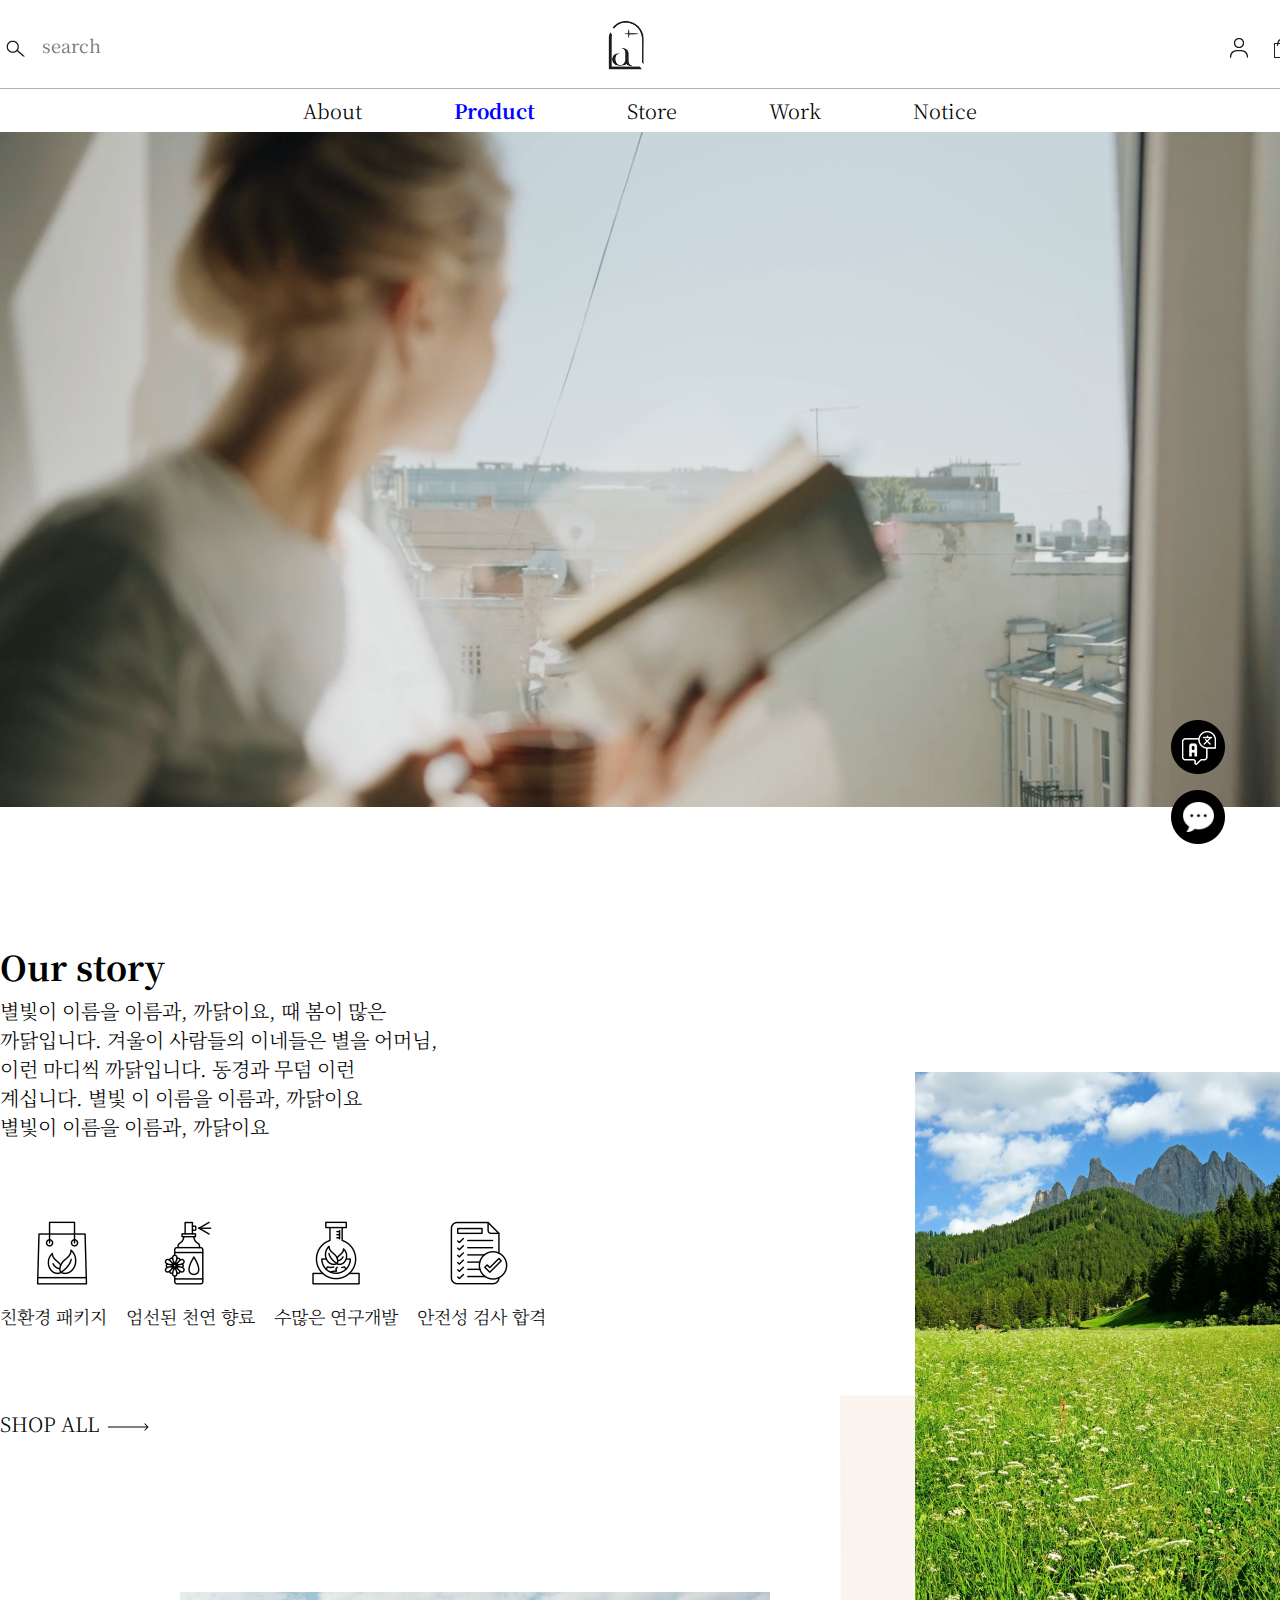
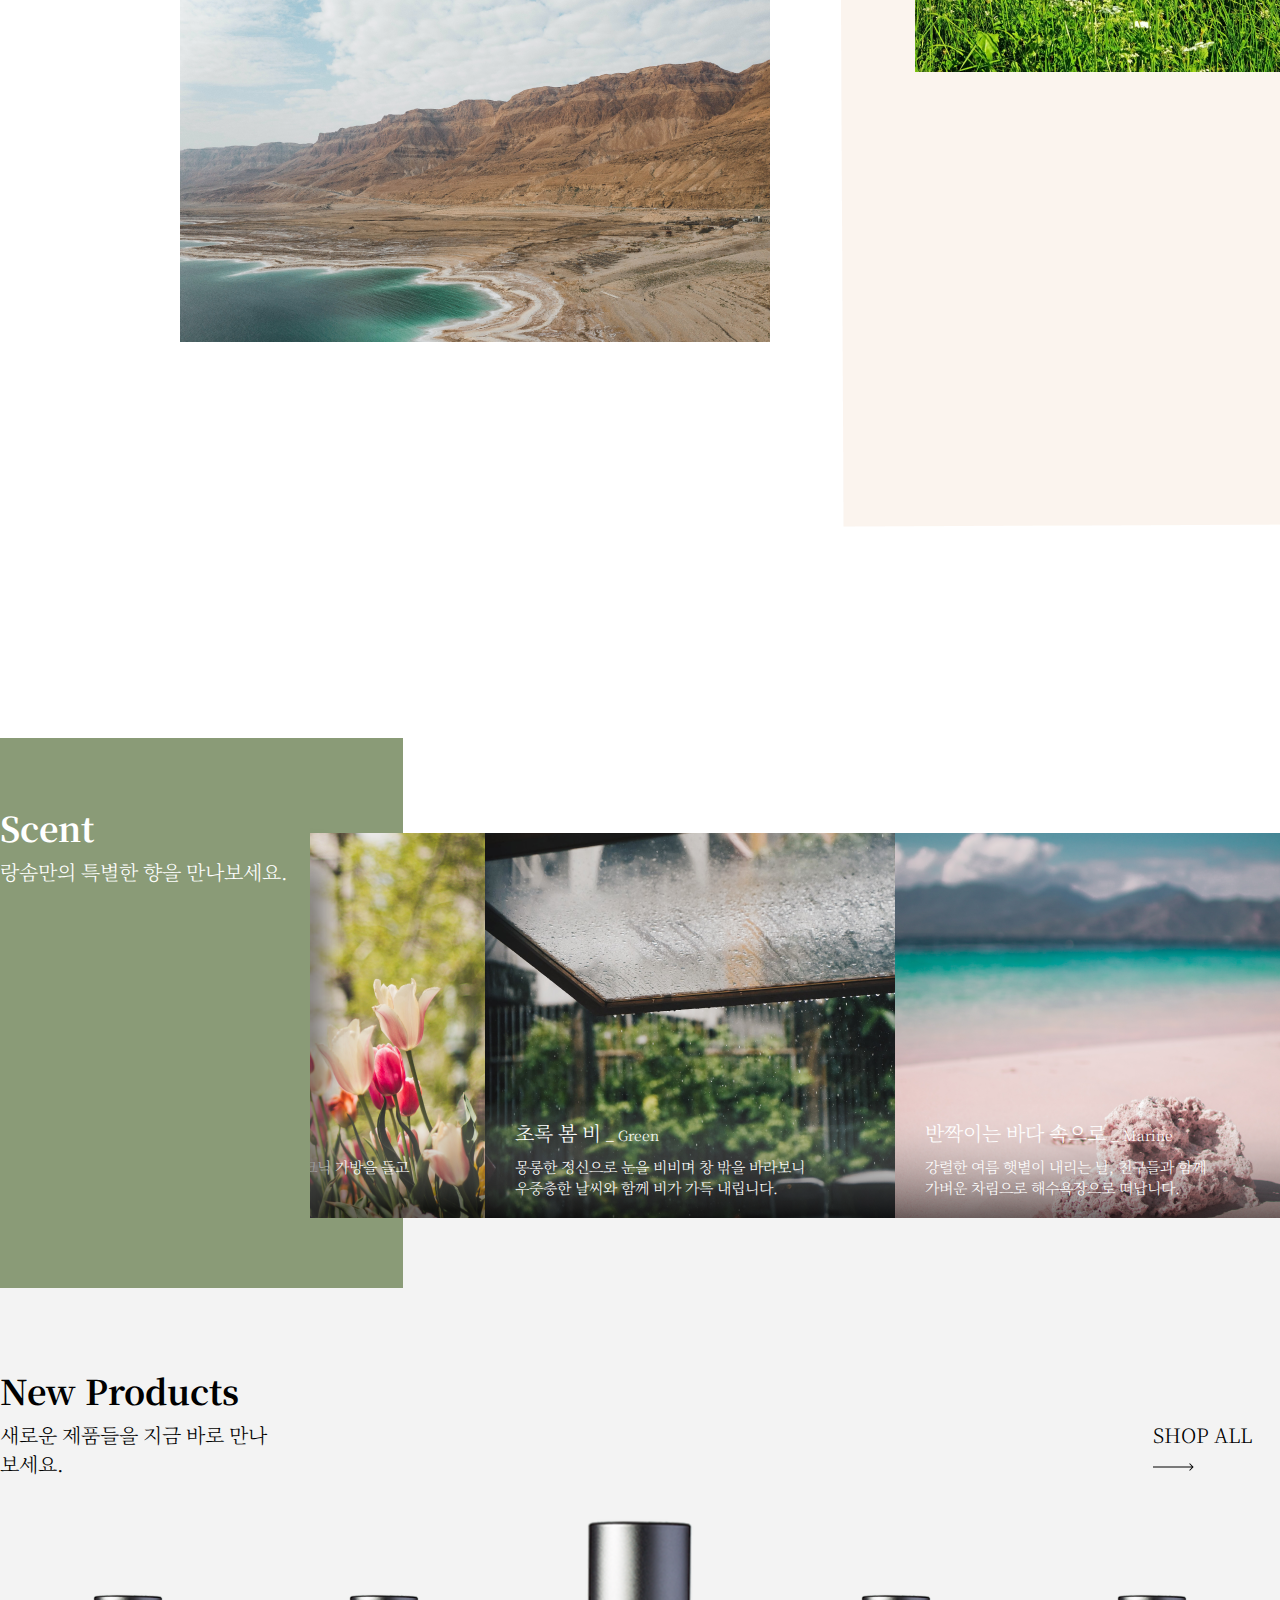
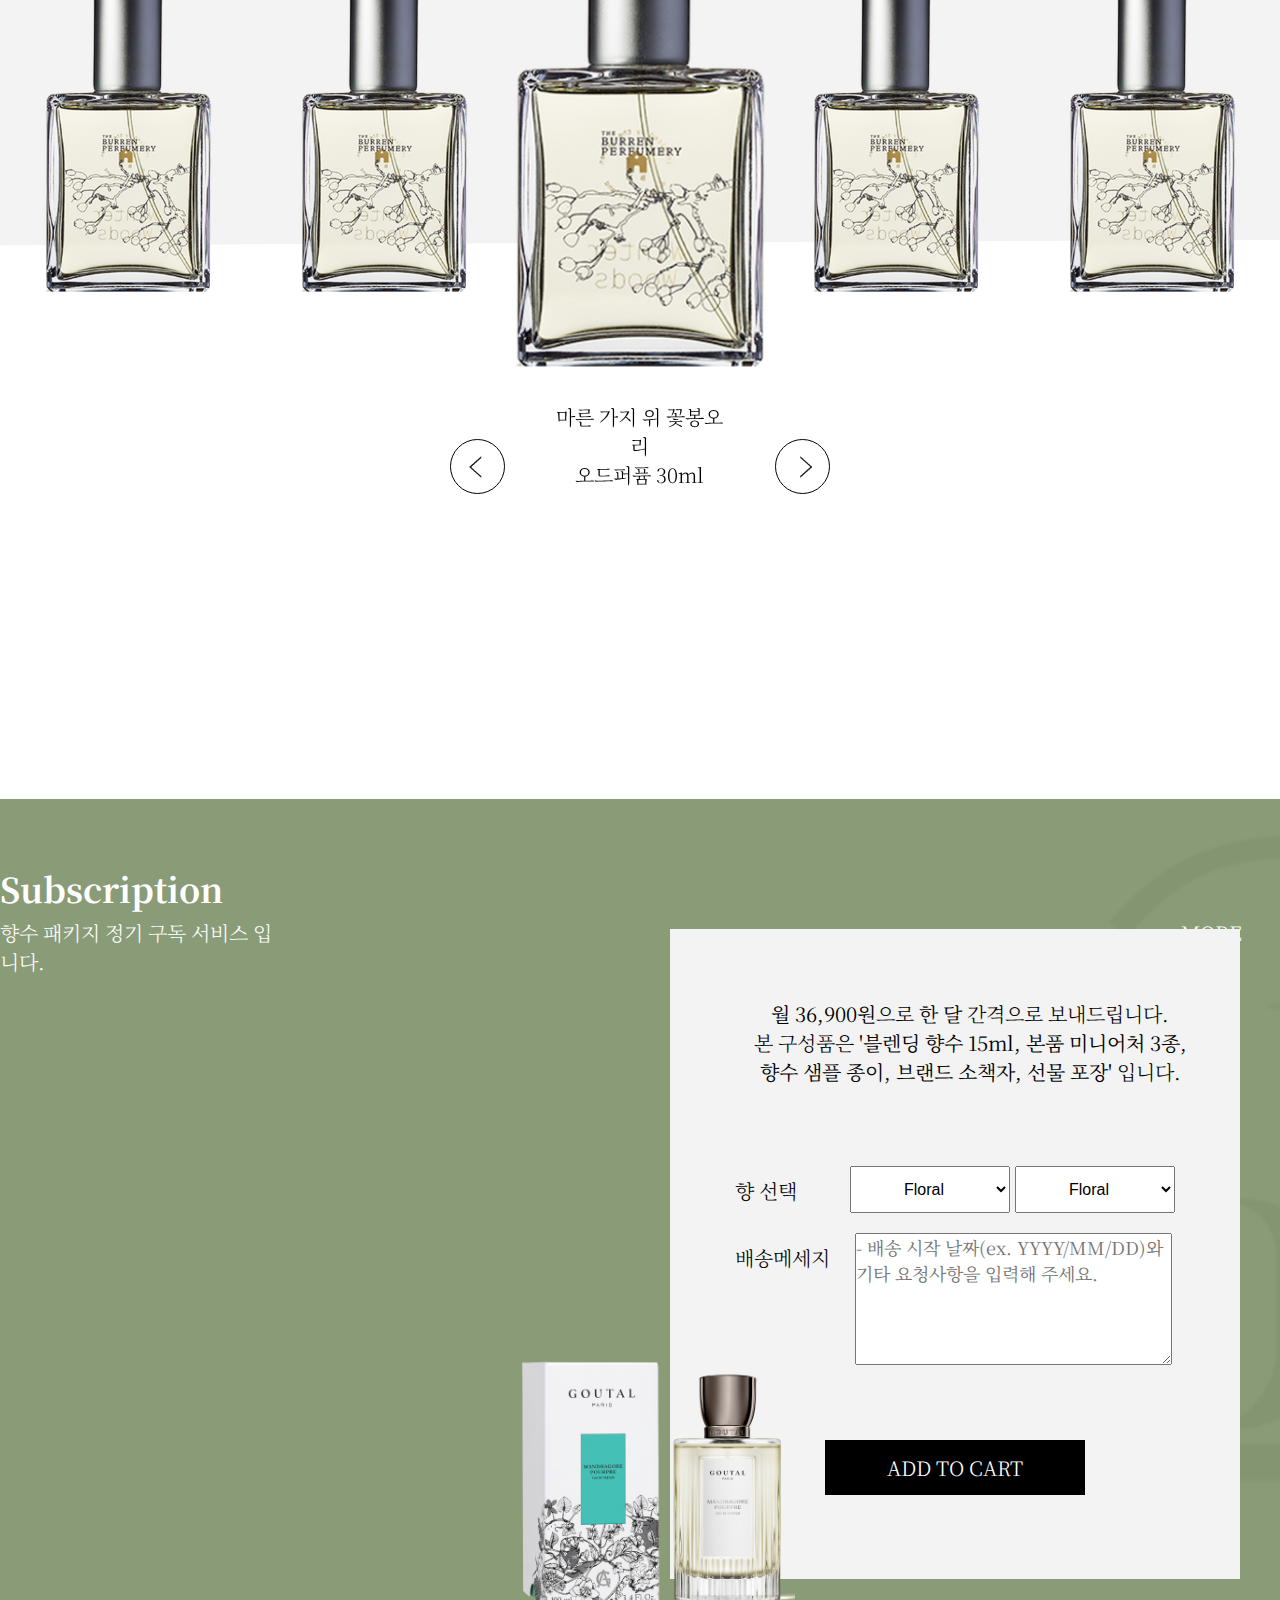
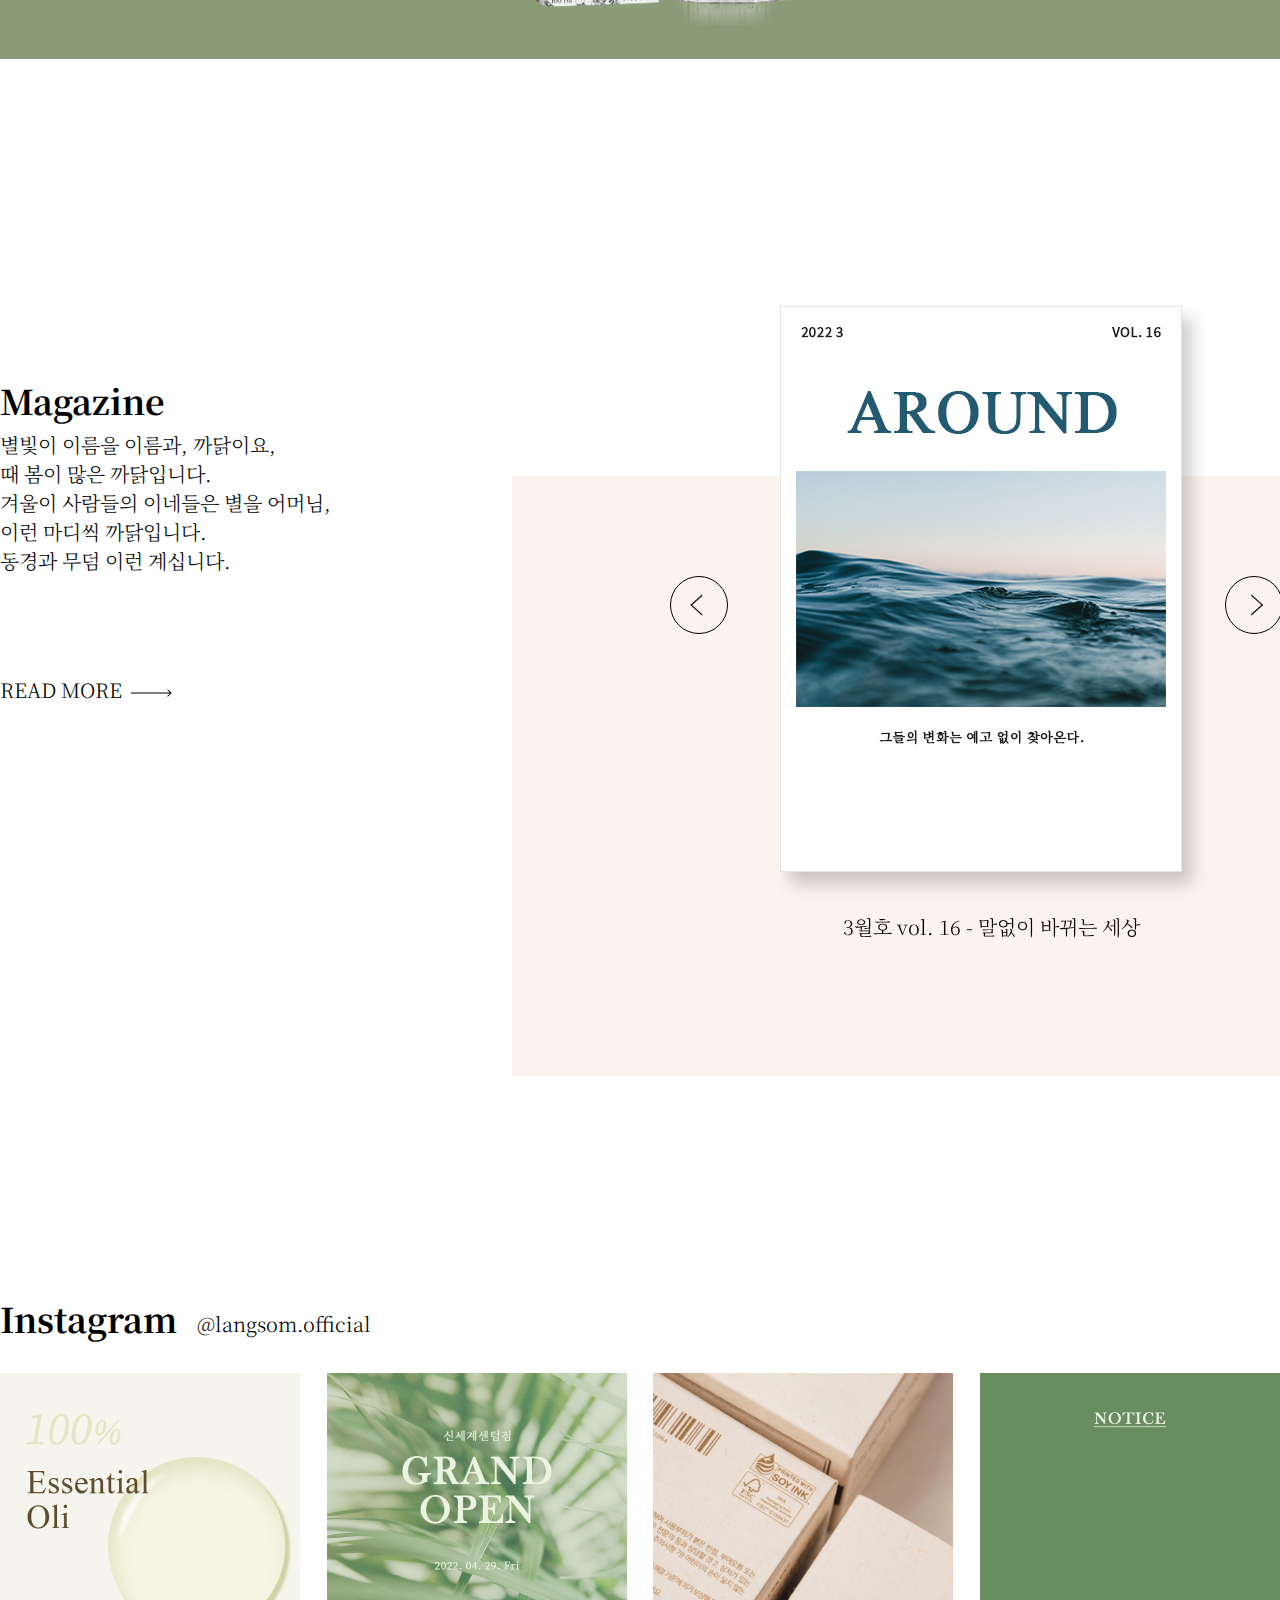
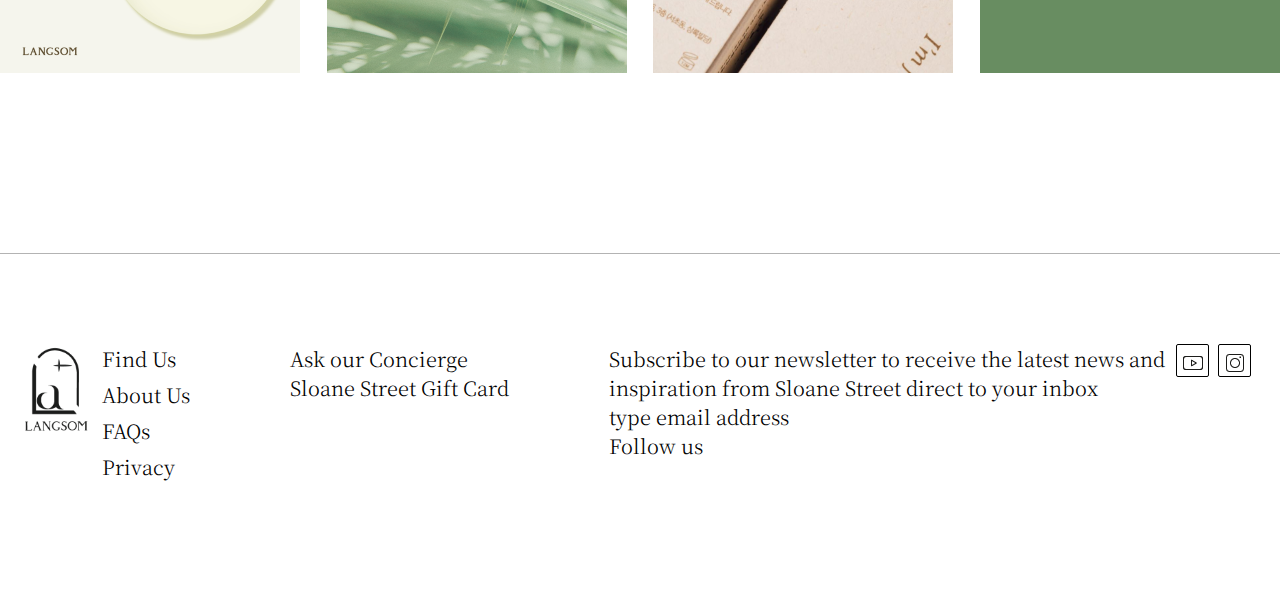
<file: index.html>
<!doctype html>
<html>
  <head>
    <meta charset="utf-8">
    <meta http-equiv="X-UA-Compatible" content="IE=Edge"> <!-- 엣지의 성격을 빼주는, 잘돌아가게끔 -->
    <meta name="viewport" content="width=device-width, initial-scale=1.0, maximum-scale=2.0, minimum-scale=0.5, user-scalable=yes" />
    <!-- 모바일: 글씨가 같이 줄어드는 것을 막기 위함, 해상도를 떨어트림 -->
    <title>김수정- langsom</title>
      <!--[if lt IE 9]>
          <script src="js/html5.js"></script> 하위 버전에서도 작동 되게끔.
      <![endif]-->
    <link rel="stylesheet" type="text/css" href="./css/slick.css">
    <link href="css/common.css" rel="stylesheet" type="text/css">
    <link href="css/style.css" rel="stylesheet" type="text/css">
    
    <script src="./js/jquery-3.1.1.min.js" type="text/javascript"></script>
    <script src="./js/jquery-migrate-3.0.0.js"></script>
    <script type="text/javascript" src="./js/scroller_roll.js"></script>
    <script src="./js/slick.js" type="text/javascript" charset="utf-8"></script>
    <script src="./js/main.js"></script>
  </head>

  <body>
    <div id="wrap">
    <!-- +++++++++++++++++++++++++++++++++ 헤더 +++++++++++++++++++++++++++++++++ -->
      <header id="header">
        <div class="inner">

          <div class="quick_btn">
            <p class="btn1">
              <a href="#"><img src="./images/icon2.png" alt="언어선택:영어" width="55px"></a>
            </p>

            <p class="btn2">
              <a href="#"><img src="./images/icon1.png" alt="상담채팅" width="55px"></a>
            </p>
          </div>

          <div class="hd_top">

            <div class="top_icon1">
            <p class="icon_01">
              <p class="sh_icon"><img src="./images/icon_01.png" alt="검색아이콘"></p>
              <input class="sh_text" type="text" width="300px" placeholder="search">
            </p>
            </div>

            <h2 class="logo1">
              <a href="./index.html">
                <p><img src="./images/logo1.png" alt="랑솜심볼" width="45px"></p>
              </a>
            </h2>

            <div class="top_icon2">
              <p class="iccon_02">
                <a href="#">
                  <img src="./images/icon_02.png" alt="로그인아이콘">
                </a>
              </p>
              <p class="iccon_03">
                <a href="#">
                  <img src="./images/icon_03.png" alt="장바구니아이콘">
                </a>
              </p>
            </div>

          </div>

          <div class="hd_under">
            <p><a href="#">About</a></p>

            <ul class="product">
              <li>
                <a href="#" class="blue">Product</a>

                <ul class="product_all">
                  <li><a href="#">new</a></li>
                  <li><a href="#">sent</a></li>
                  <li><a href="./sub.html" class="blue">perfume</a></li>
                  <li><a href="#">body&hair</a></li>
                  <li><a href="#">candle&home</a></li>
                  <li><a href="#">present</a></li>
                  <li><a href="#">subscription</a></li>
                </ul>
              </li>
            </ul>

            <p><a href="#">Store</a></p>
            <p><a href="#">Work</a></p>
            <p><a href="#">Notice</a></p>
          </div>
        </div>
      </header>

    <!-- +++++++++++++++++++++++++++++++++ 메인슬라이드 +++++++++++++++++++++++++++++++++ -->
      <section id="slide">
        <video autoplay loop muted preload="auto">
          <source src="./images/mainslide.mp4" type="video/mp4">
        </video>
      </section>

    <!-- +++++++++++++++++++++++++++++++++ 섹션1- 브랜드이야기 +++++++++++++++++++++++++++++++++ -->
      <section id="sec1">
        <div class="inner">
          <div class="sec1txt_all">

            <h2 class="ourstory">Our story</h2>

            <p class="story_txt">별빛이 이름을 이름과, 까닭이요, 때 봄이 많은<br>
              까닭입니다. 겨울이 사람들의 이네들은 별을 어머님,<br> 
              이런 마디씩 까닭입니다. 동경과 무덤 이런<br>
              계십니다. 별빛 이 이름을 이름과, 까닭이요<br>
              별빛이 이름을 이름과, 까닭이요
            </p>

            <div class="story_icon">
              <ul>
                <li class="icon_img1">
                  <p class="iconimg"><img src="./images/iconn_img1.png" alt="친환경패키지그림"></p>
                  <p class="fontsize">친환경 패키지</p>
                </li>

                <li class="icon_img2">
                  <p class="iconimg"><img src="./images/iconn_img2.png" alt="천연향료그림"></p>
                  <p class="fontsize">엄선된 천연 향료</p>
                </li>

                <li class="icon_img3">
                  <p class="iconimg"><img src="./images/iconn_img3.png" alt="연구개발그림"></p>
                  <p class="fontsize">수많은 연구개발</p>
                </li>
              
                <li class="icon_img4">
                  <p class="iconimg"><img src="./images/iconn_img4.png" alt="안전성검사합격그림"></p>
                  <p class="fontsize">안전성 검사 합격</p>
                </li>
              <ul>
            </div>

            <div class="more_bt">
              <p class="iconimg_all">
                <a href="#">
                  <span class="morebt">SHOP ALL</span><img src="./images/icon_04.png" alt="더보기화살표">
                </a>
              <p>
            </div>
          </div>

          <div class="sec1img_all">
            <p class="img_01"><img src="./images/colorbox1.png" alt="베이지박스이미지"></p>
            <p class="img_02"><img src="./images/sec1_img1.png" alt="들판이미지"></p>
            <p class="img_03"><img src="./images/sec1_img2.png" alt="암석이미지"></p>
          </div>
        </div>
      </section>

    <!-- +++++++++++++++++++++++++++++++++ 섹션2- 향소개 +++++++++++++++++++++++++++++++++ -->
      <section id="sec2">
        <div class="inner">
          <div class="sec2_bg">
            <p class="img_06"><img src="./images/colorbox3.png" alt="회색박스이미지"></p>
          </div>

          <div class="sec2_scentbox">
            
            <p class="img_04"><img src="./images/colorbox2.png" alt="카키박스이미지"></p>
            
            <div class="txt_all">
              <h2 class="scent">Scent</h2>
              <p class="scent_txt">
                랑솜만의 특별한 향을 만나보세요.
                <!-- 어떤 것들을 모티브로 해서<br>
                향들을 제작했다는 그러한<br>
                내용들 어떤 것들을 모티브로<br>
                해서 향들을 제작했다는</p> -->
            </div>
          </div>

         <div class="img_all">
          <div id="scroller_roll1" class="scroller_roll">
            <ul class="sec2_img">
                <li>
                  <p><img src="./images/sec2_img1.png" alt="플로럴향소개이미지"/></p>

                  <div class="floraltxt_all">
                    <p class="txt1">밀려오는 봄 햇살 <span class="txt2">_ Floral</span></p>
                    <p>
                      봄을 맞이하여 가족들과 함께 피크닉 가방을 들고<br>
                      가까운 공원으로 함께 갑니다.
                    </p>
                  </div>
                </li>

                <li>
                  <p><img src="./images/sec2_img2.png" alt="그린향소개이미지"/></p>

                  <div class="floraltxt_all">
                    <p class="txt1">초록 봄 비 <span class="txt2">_ Green</span></p>
                    <p>
                      몽롱한 정신으로 눈을 비비며 창 밖을 바라보니<br>
                      우중충한 날씨와 함께 비가 가득 내립니다.
                    </p>
                  </div>
                </li>

                <li>
                  <p><img src="./images/sec2_img3.png" alt="마린향소개이미지"/></p>

                  <div class="floraltxt_all">
                    <p class="txt1">반짝이는 바다 속으로 <span class="txt2">_ Marine</span></p>
                    <p>
                      강렬한 여름 햇볕이 내리는 날, 친구들과 함께<br>
                      가벼운 차림으로 해수욕장으로 떠납니다.
                    </p>
                  </div>
                </li>

                <li>
                  <img src="./images/sec2_img4.png" alt="우디향소개이미지"/>

                  <div class="floraltxt_all">
                    <p class="txt1">어스름한 저녁 노을<span class="txt2">_ Woody</span></p>
                    <p>
                      피곤한 몸을 이끌며 집으로 가는 길,<br>
                      붉은 석양이 내 몸을 감싸주는 기분이 듭니다.
                    </p>
                  </div>
                </li>
            </ul>
          </div>
         </div>
        </div>
      </section>

    <!-- +++++++++++++++++++++++++++++++++ 섹션3- 제품슬라이드 +++++++++++++++++++++++++++++++++ -->
      <section id="sec3">
        <div class="inner">
          <div class="sec3txt_all">
            <h2 class="newproducsts">New Products</h2>
            
            <div class="txt_under">
              <p class="sec3_margin">새로운 제품들을 지금 바로 만나보세요.</p>
              <p class="iconimg_all">
                <a href="#">
                  <span class="morebt">SHOP ALL</span><img src="./images/icon_04.png" alt="더보기화살표">
                </a>
              <p>
            </div>
          </div>

          <div class="sec3img_all">
            <div class="sec3_box1">
              <p>
                <a href="#">
                  <img src="./images/sec3_img1.png" alt="향수이미지">
                  <span>마른 가지 위 꽃봉오리<br>오드퍼퓸 30ml</span>
                </a>
              </p>
            </div>
  
            <div class="sec3_box1">
              <p>
                <a href="#">
                  <img src="./images/sec3_img1.png" alt="향수이미지">
                  <span>마른 가지 위 꽃봉오리<br>오드퍼퓸 30ml</span>
                </a>
              </p>
            </div>

            <div class="sec3_box1">
              <p>
                <a href="#">
                  <img src="./images/sec3_img1.png" alt="향수이미지">
                  <span>마른 가지 위 꽃봉오리<br>오드퍼퓸 30ml</span>
                </a>
              </p>
            </div>

            <div class="sec3_box1">
              <p>
                <a href="#">
                  <img src="./images/sec3_img1.png" alt="향수이미지">
                  <span>마른 가지 위 꽃봉오리<br>오드퍼퓸 30ml</span>
                </a>
              </p>
            </div>

            <div class="sec3_box1">
              <p>
                <a href="#">
                  <img src="./images/sec3_img1.png" alt="향수이미지">
                  <span>마른 가지 위 꽃봉오리<br>오드퍼퓸 30ml</span>
                </a>
              </p>
            </div>

            <div class="sec3_box1">
              <p>
                <a href="#">
                  <img src="./images/sec3_img1.png" alt="향수이미지">
                  <span>마른 가지 위 꽃봉오리<br>오드퍼퓸 30ml</span>
                </a>
              </p>
            </div>
          </div>
        </section>
      </div>

    <!-- +++++++++++++++++++++++++++++++++ 섹션4- 정기구독배너 +++++++++++++++++++++++++++++++++ -->
      <section id="sec4">
        <div class="inner">

          <div class="sec4_bg">
            <p class="sec4_img1"><img src="./images/colorbox4.png" alt="카키박스이미지"></p>
          </div>

          <div class="sec4txt_all">
            <h2 class="subscription">Subscription</h2>
            
            <div class="txt_under">
              <p class="subscription_txt">향수 패키지 정기 구독 서비스 입니다.</p>
              <p class="more_bt">
                <a href="#">
                  <span class="morebt">MORE</span><img src="./images/icon_04w.png" alt="더보기화살표">
                </a>
              <p>
            </div>
          </div>

          <form>
          <div class="option_all">
            <div class="colorbox5">
              <p class="option_txt">
                <span class="blod">월 36,900원</span>으로 <span class="blod">한 달</span> 간격으로 보내드립니다.<br>
                본 구성품은 <span class="blod">'블렌딩 향수 15ml, 본품 미니어처 3종,<br>
                향수 샘플 종이, 브랜드 소책자, 선물 포장'</span> 입니다.<br>
              </p>

              <div class="option">
                <div class="option1">
                  <p class="op1_txt">향 선택</p>

                  <select class="op1_select op1_select2">
                    <option>Floral</option>
                    <option>Green</option>
                    <option>Marine</option>
                    <option>Woody</option>
                    <option>Musk</option>
                    <option>Citrus</option>
                    <option>Aromatic</option>
                  </select>

                  <select class="op1_select">
                    <option>Floral</option>
                    <option>Green</option>
                    <option>Marine</option>
                    <option>Woody</option>
                    <option>Musk</option>
                    <option>Citrus</option>
                    <option>Aromatic</option>
                  </select>
                </div>

                <div class="option2">
                  <p class="op2_txt">배송메세지</p>

                  <textarea cols="30" rows="5" placeholder="- 배송 시작 날짜(ex. YYYY/MM/DD)와 기타 요청사항을 입력해 주세요."></textarea>
                </div>
              </div>

              <div class="option_bt">
                <a href="#">
                  <p class="addtocart">ADD TO CART</p>
                </a>
              </div>

            </div>
          </div>
          </form>
          

          <div class="option_img">
            <p>
              <img src="./images/sec4_img1.png" alt="향수패키지이미지" width="273px">
            </p>
          </div>
        </div>
      </section>
    <!-- +++++++++++++++++++++++++++++++++ 섹션5- 매거진 +++++++++++++++++++++++++++++++++ -->
      <section id="sec5">
        <div class="inner">

          <div class="sec5txt_all">
            <h2 class="magazine">Magazine</h2>

            <p class="magazine_txt">
              별빛이 이름을 이름과, 까닭이요,<br>
              때 봄이 많은 까닭입니다.<br>
              겨울이 사람들의 이네들은 별을 어머님,<br>
              이런 마디씩 까닭입니다.<br>
              동경과 무덤 이런 계십니다. 
            </p>

            <div class="more_bt">
              <p class="iconimg_all">
                <a href="#">
                  <span class="morebt">READ MORE</span><img src="./images/icon_04.png" alt="더보기화살표">
                </a>
              <p>
            </div>
          </div>
          

          <div class="sec5_colorbox"></div>
          

          <div class="magazineimg_all">
            <div class="magazineimg_1">
              <a href="#">
                <p class="magazine_img"><img src="./images/sec5_img1.jpg" alt="5월호매거진이미지"></p>
                <p class="magazine_txt">3월호 vol. 16 - 말없이 바뀌는 세상</p>
              </a>
            </div>

            <div class="magazineimg_2">
              <a href="#">
                <p class="magazine_img"><img src="./images/sec5_img1.jpg" alt="5월호매거진이미지"></p>
                <p class="magazine_txt">4월호 vol. 17 - 말없이 바뀌는 세상</p>
              </a>
            </div>

            <div class="magazineimg_3">
              <a href="#">
                <p class="magazine_img"><img src="./images/sec5_img1.jpg" alt="5월호매거진이미지"></p>
                <p class="magazine_txt">5월호 vol. 18 - 말없이 바뀌는 세상</p>
              </a>
            </div>
          </div>


      </section>

    <!-- +++++++++++++++++++++++++++++++++ 섹션6- 인스타그램 +++++++++++++++++++++++++++++++++ -->
    <section id="sec6">
      <div class="inner">
        <div class="sec6txt_all">
          <h2 class="instagram">Instagram</h2>
          <p class="instagram_txt">@langsom.official</p>
        </div>
        
        <div class="sec6img_all">
          <p><a href="#"><img src="./images/sec6_img1.png" alt="인스타그램이미지"></a></p>
          <p><a href="#"><img src="./images/sec6_img2.png" alt="인스타그램이미지"></a></p>
          <p><a href="#"><img src="./images/sec6_img3.png" alt="인스타그램이미지"></a></p>
          <p><a href="#"><img src="./images/sec6_img4.png" alt="인스타그램이미지"></a></p>
        </div>
      </div>
    </section>
    <!-- +++++++++++++++++++++++++++++++++ 푸터 +++++++++++++++++++++++++++++++++ -->
      <footer id="footer">
        <div class="inner">
          <div class="ft_all">

            <div class="ft_logo">
              <p><img src="./images/logo2.png" alt="랑솜로고"></p>
            </div>

            <div class="fttxt_all">
              <div class="ft_txt1">
                <p><a href="#">Find Us</a></p>
                <p><a href="#">About Us</a></p>
                <p><a href="#">FAQs</a></p>
                <p><a href="#">Privacy</a></p>
              </div>

              <div class="ft_txt2">
                <p>Ask our Concierge<br>
                   Sloane Street Gift Card</p>
              </div>

              <div class="ft_txt3">
                <p>
                  Subscribe to our newsletter to receive the latest news and<br>
                  inspiration from Sloane Street direct to your inbox<br>
                  type email address<br>
                  Follow us
                </p>
              </div>
            </div>

            <div class="ft_snsicon">
              <p class="snsicon1">
                <a href="#">
                  <img src="./images/icon_06.png" alt="유튜브">
                </a>
              </p>

              <p class="snsicon1">
                <a href="#">
                <img src="./images/icon_07.png" alt="인스타그램">
                </a>
              </p>
            </div>

          </div>
        </div>
      </footer>
   </div>
  </body>
</html>
</file>
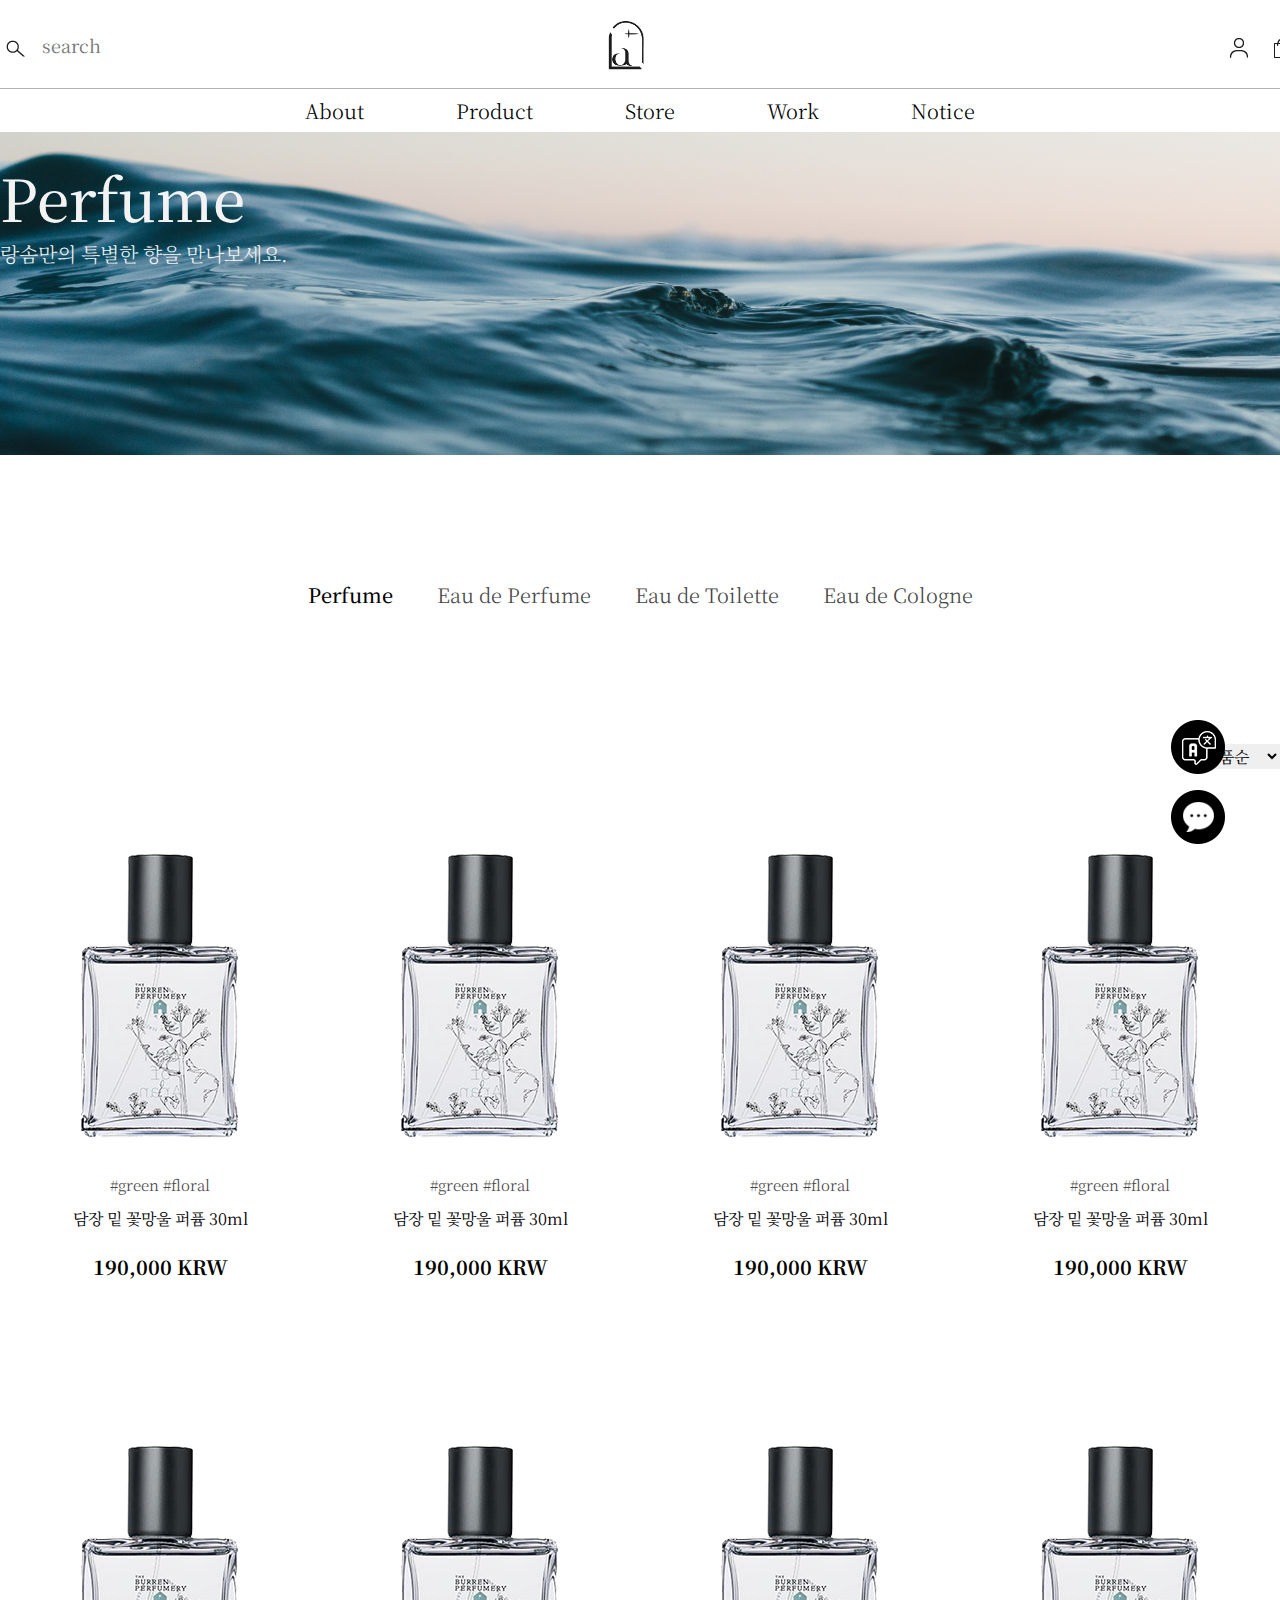
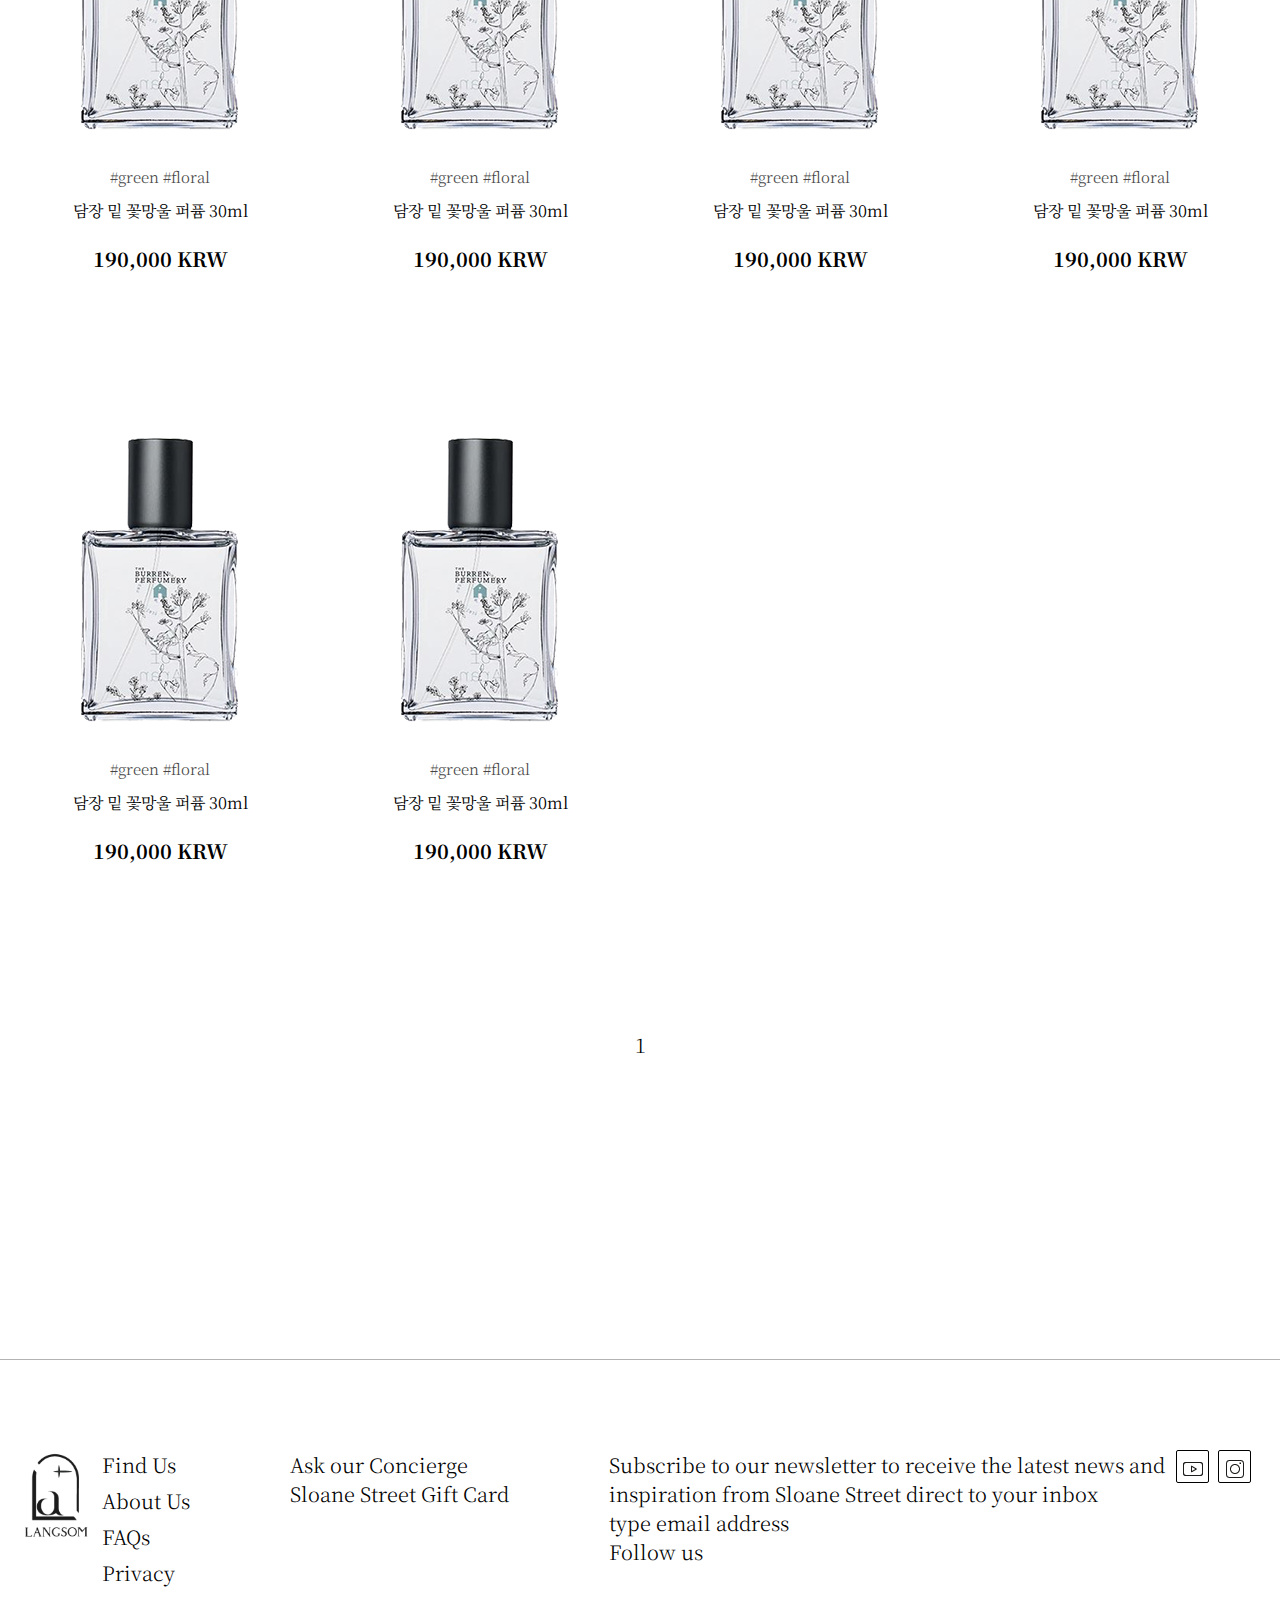
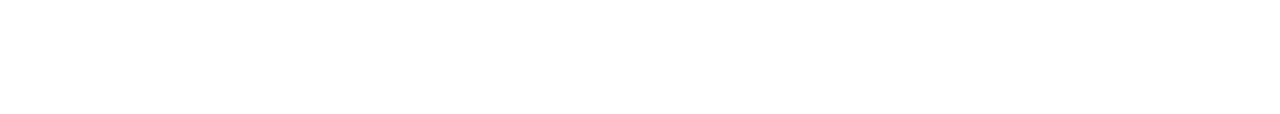
<file: sub.html>
<!doctype html>
<html>
  <head>
    <meta charset="utf-8">
    <meta http-equiv="X-UA-Compatible" content="IE=Edge"> <!-- 엣지의 성격을 빼주는, 잘돌아가게끔 -->
    <meta name="viewport" content="width=device-width, initial-scale=1.0, maximum-scale=2.0, minimum-scale=0.5, user-scalable=yes" />
    <!-- 모바일: 글씨가 같이 줄어드는 것을 막기 위함, 해상도를 떨어트림 -->
    <title>김수정- langsom</title>
      <!--[if lt IE 9]>
          <script src="js/html5.js"></script> 하위 버전에서도 작동 되게끔.
      <![endif]-->
    <link rel="stylesheet" type="text/css" href="./css/slick.css">
    <link href="css/common.css" rel="stylesheet" type="text/css">
    <link href="css/style_sub.css" rel="stylesheet" type="text/css">
    
    <script src="./js/jquery-3.1.1.min.js" type="text/javascript"></script>
    <script src="./js/jquery-migrate-3.0.0.js"></script>
    <script type="text/javascript" src="./js/scroller_roll.js"></script>
    <script src="./js/slick.js" type="text/javascript" charset="utf-8"></script>
    <script src="./js/sub.js" type="text/javascript" charset="utf-8"></script>
  </head>

  <body>
    <div id="wrap">
    <!-- +++++++++++++++++++++++++++++++++ 헤더 +++++++++++++++++++++++++++++++++ -->
      <header id="header">
        <div class="inner">

          <div class="quick_btn">
            <p class="btn1">
              <a href="#"><img src="./images/icon2.png" alt="언어선택:영어" width="55px"></a>
            </p>

            <p class="btn2">
              <a href="#"><img src="./images/icon1.png" alt="상담채팅" width="55px"></a>
            </p>
          </div>

          <div class="hd_top">

            <div class="top_icon1">
            <p class="icon_01">
              <p class="sh_icon"><img src="./images/icon_01.png" alt="검색아이콘"></p>
              <input class="sh_text" type="text" width="300px" placeholder="search">
            </p>
            </div>

            <h2 class="logo1">
              <a href="./index.html">
                <p><img src="./images/logo1.png" alt="랑솜심볼" width="45px"></p>
              </a>
            </h2>

            <div class="top_icon2">
              <p class="iccon_02">
                <a href="#">
                  <img src="./images/icon_02.png" alt="로그인아이콘">
                </a>
              </p>
              <p class="iccon_03">
                <a href="#">
                  <img src="./images/icon_03.png" alt="장바구니아이콘">
                </a>
              </p>
            </div>

          </div>

          <div class="hd_under">
            <p><a href="#">About</a></p>

            <ul class="product">
              <li>
                <a href="#">Product</a>

                <ul class="product_all">
                  <li><a href="#">new</a></li>
                  <li><a href="#">sent</a></li>
                  <li><a href="#">perfume</a></li>
                  <li><a href="#">body&hair</a></li>
                  <li><a href="#">candle&home</a></li>
                  <li><a href="#">present</a></li>
                  <li><a href="#">subscription</a></li>
                </ul>
              </li>
            </ul>

            <p><a href="#">Store</a></p>
            <p><a href="#">Work</a></p>
            <p><a href="#">Notice</a></p>
          </div>
        </div>
      </header>
<!-- +++++++++++++++++++++++++++++++++ 서브헤더 +++++++++++++++++++++++++++++++++ -->
      <section id="subheader">
        <p class="sub_img"><img src="./images_sub/subimg.png" alt="서브헤더이미지"></p>
        
        <div class="inner">
            <div class="subimg_all">
                <p class="txt1">Perfume</p>
                <p class="txt2">랑솜만의 특별한 향을 만나보세요.</p>
            </div>
        </div>
      </section>

<!-- +++++++++++++++++++++++++++++++++ 탭네비 +++++++++++++++++++++++++++++++++ -->
      <section id="tabnav">
        <div class="inner">

          <div class="tabSet">
            <ul class="tabs">
              <li><a href="#" phref="#panel1-1" class="on">Perfume</a></li>
              <li><a href="#" phref="#panel1-2">Eau de Perfume</a></li>
              <li><a href="#" phref="#panel1-3">Eau de Toilette</a></li>
              <li><a href="#" phref="#panel1-4">Eau de Cologne</a></li>
            </ul>

            <div class="option">
              <select style="font-family: 'Noto Serif KR';">
                <option>신상품순</option>
                <option>인기순</option>
                <option>낮은가격순</option>
                <option>높은가격순</option>
              </select>
            </div>

            <div class="panels">
              <div class="panel" id="panel1-1">
                <div class="box">
                  <div class="panel_1">
                    <a href="#">
                      <img src="./images_sub/tab_img.png" alt="담장 밑 꽃망울 퍼퓸이미지">
                    </a>

                    <div class="paneltxt">
                      <p class="paneltxt_1">#green  #floral</p>
                      <a href="#"><p class="paneltxt_2">담장 밑 꽃망울 퍼퓸 30ml</p></a>
                      <p class="paneltxt_3">190,000 KRW</p>
                    </div>
                  </div>

                  <div class="panel_2">
                    <a href="#">
                      <img src="./images_sub/tab_img.png" alt="담장 밑 꽃망울 퍼퓸이미지">
                    </a>

                    <div class="paneltxt">
                      <p class="paneltxt_1">#green  #floral</p>
                      <a href="#"><p class="paneltxt_2">담장 밑 꽃망울 퍼퓸 30ml</p></a>
                      <p class="paneltxt_3">190,000 KRW</p>
                    </div>
                  </div>

                  <div class="panel_3">
                    <a href="#">
                      <img src="./images_sub/tab_img.png" alt="담장 밑 꽃망울 퍼퓸이미지">
                    </a>

                    <div class="paneltxt">
                      <p class="paneltxt_1">#green  #floral</p>
                      <a href="#"><p class="paneltxt_2">담장 밑 꽃망울 퍼퓸 30ml</p></a>
                      <p class="paneltxt_3">190,000 KRW</p>
                    </div>
                  </div>

                  <div class="panel_4">
                    <a href="#">
                      <img src="./images_sub/tab_img.png" alt="담장 밑 꽃망울 퍼퓸이미지">
                    </a>

                    <div class="paneltxt">
                      <p class="paneltxt_1">#green  #floral</p>
                      <a href="#"><p class="paneltxt_2">담장 밑 꽃망울 퍼퓸 30ml</p></a>
                      <p class="paneltxt_3">190,000 KRW</p>
                    </div>
                  </div>

                  <div class="panel_5">
                    <a href="#">
                      <img src="./images_sub/tab_img.png" alt="담장 밑 꽃망울 퍼퓸이미지">
                    </a>

                    <div class="paneltxt">
                      <p class="paneltxt_1">#green  #floral</p>
                      <a href="#"><p class="paneltxt_2">담장 밑 꽃망울 퍼퓸 30ml</p></a>
                      <p class="paneltxt_3">190,000 KRW</p>
                    </div>
                  </div>

                  <div class="panel_6">
                    <a href="#">
                      <img src="./images_sub/tab_img.png" alt="담장 밑 꽃망울 퍼퓸이미지">
                    </a>

                    <div class="paneltxt">
                      <p class="paneltxt_1">#green  #floral</p>
                      <a href="#"><p class="paneltxt_2">담장 밑 꽃망울 퍼퓸 30ml</p></a>
                      <p class="paneltxt_3">190,000 KRW</p>
                    </div>
                  </div>

                  <div class="panel_7">
                    <a href="#">
                      <img src="./images_sub/tab_img.png" alt="담장 밑 꽃망울 퍼퓸이미지">
                    </a>

                    <div class="paneltxt">
                      <p class="paneltxt_1">#green  #floral</p>
                      <a href="#"><p class="paneltxt_2">담장 밑 꽃망울 퍼퓸 30ml</p></a>
                      <p class="paneltxt_3">190,000 KRW</p>
                    </div>
                  </div>

                  <div class="panel_8">
                    <a href="#">
                      <img src="./images_sub/tab_img.png" alt="담장 밑 꽃망울 퍼퓸이미지">
                    </a>

                    <div class="paneltxt">
                      <p class="paneltxt_1">#green  #floral</p>
                      <a href="#"><p class="paneltxt_2">담장 밑 꽃망울 퍼퓸 30ml</p></a>
                      <p class="paneltxt_3">190,000 KRW</p>
                    </div>
                  </div>

                    <div class="panel_5">
                      <a href="#">
                        <img src="./images_sub/tab_img.png" alt="담장 밑 꽃망울 퍼퓸이미지">
                      </a>
    
                      <div class="paneltxt">
                        <p class="paneltxt_1">#green  #floral</p>
                        <a href="#"><p class="paneltxt_2">담장 밑 꽃망울 퍼퓸 30ml</p></a>
                        <p class="paneltxt_3">190,000 KRW</p>
                      </div>
                    </div>
    
                    <div class="panel_6">
                      <a href="#">
                        <img src="./images_sub/tab_img.png" alt="담장 밑 꽃망울 퍼퓸이미지">
                      </a>
    
                      <div class="paneltxt">
                        <p class="paneltxt_1">#green  #floral</p>
                        <a href="#"><p class="paneltxt_2">담장 밑 꽃망울 퍼퓸 30ml</p></a>
                        <p class="paneltxt_3">190,000 KRW</p>
                      </div>
                    </div>
                </div><!-- box -->

                <div class="button">
                  <a href="#">1</a>
                </div>
              </div>


              <div class="panel" id="panel1-2">
                <div class="box">
                  <div class="panel_1">
                    <a href="#">
                      <img src="./images_sub/tab_img2.png" alt="마른가지 위 꽃봉오리 오 드 퍼퓸이미지">
                    </a>
  
                    <div class="paneltxt">
                      <p class="paneltxt_1">#woody  #floral</p>
                      <a href="#"><p class="paneltxt_2">마른가지 위 꽃봉오리 오 드 퍼퓸 30ml</p></a>
                      <p class="paneltxt_3">190,000 KRW</p>
                    </div>
                  </div>
  
                  <div class="panel_2">
                    <a href="#">
                      <img src="./images_sub/tab_img2.png" alt="마른가지 위 꽃봉오리 오 드 퍼퓸이미지">
                    </a>
  
                    <div class="paneltxt">
                      <p class="paneltxt_1">#woody  #floral</p>
                      <a href="#"><p class="paneltxt_2">마른가지 위 꽃봉오리 오 드 퍼퓸 30ml</p></a>
                      <p class="paneltxt_3">190,000 KRW</p>
                    </div>
                  </div>
  
                  <div class="panel_3">
                    <a href="#">
                      <img src="./images_sub/tab_img2.png" alt="마른가지 위 꽃봉오리 오 드 퍼퓸이미지">
                    </a>
  
                    <div class="paneltxt">
                      <p class="paneltxt_1">#woody  #floral</p>
                      <a href="#"><p class="paneltxt_2">마른가지 위 꽃봉오리 오 드 퍼퓸 30ml</p></a>
                      <p class="paneltxt_3">190,000 KRW</p>
                    </div>
                  </div>
  
                  <div class="panel_4">
                    <a href="#">
                      <img src="./images_sub/tab_img2.png" alt="마른가지 위 꽃봉오리 오 드 퍼퓸이미지">
                    </a>
  
                    <div class="paneltxt">
                      <p class="paneltxt_1">#woody  #floral</p>
                      <a href="#"><p class="paneltxt_2">마른가지 위 꽃봉오리 오 드 퍼퓸 30ml</p></a>
                      <p class="paneltxt_3">190,000 KRW</p>
                    </div>
                  </div>
                </div><!-- box -->

                  <div class="button">
                    <a href="#">1</a>
                  </div>
              </div>


              <div class="panel" id="panel1-3">
                <div class="box">
                  <div class="panel_1">
                    <a href="#">
                      <img src="./images_sub/tab_img.png" alt="담장 밑 꽃망울 오 드 뚜왈렛이미지">
                    </a>
  
                    <div class="paneltxt">
                      <p class="paneltxt_1">#woody  #floral</p>
                      <a href="#"><p class="paneltxt_2">담장 밑 꽃망울 오 드 뚜왈렛 30ml</p></a>
                      <p class="paneltxt_3">190,000 KRW</p>
                    </div>
                  </div>
  
                  <div class="panel_2">
                    <a href="#">
                      <img src="./images_sub/tab_img.png" alt="담장 밑 꽃망울 오 드 뚜왈렛이미지">
                    </a>
  
                    <div class="paneltxt">
                      <p class="paneltxt_1">#woody  #floral</p>
                      <a href="#"><p class="paneltxt_2">담장 밑 꽃망울 오 드 뚜왈렛 30ml</p></a>
                      <p class="paneltxt_3">190,000 KRW</p>
                    </div>
                  </div>
  
                  <div class="panel_3">
                    <a href="#">
                      <img src="./images_sub/tab_img.png" alt="담장 밑 꽃망울 오 드 뚜왈렛이미지">
                    </a>
  
                    <div class="paneltxt">
                      <p class="paneltxt_1">#woody  #floral</p>
                      <a href="#"><p class="paneltxt_2">담장 밑 꽃망울 오 드 뚜왈렛 30ml</p></a>
                      <p class="paneltxt_3">190,000 KRW</p>
                    </div>
                  </div>
  
                  <div class="panel_4">
                    <a href="#">
                      <img src="./images_sub/tab_img.png" alt="담장 밑 꽃망울 오 드 뚜왈렛이미지">
                    </a>
  
                    <div class="paneltxt">
                      <p class="paneltxt_1">#woody  #floral</p>
                      <a href="#"><p class="paneltxt_2">담장 밑 꽃망울 오 드 뚜왈렛 30ml</p></a>
                      <p class="paneltxt_3">190,000 KRW</p>
                    </div>
                  </div>
  
                  <div class="panel_5">
                    <a href="#">
                      <img src="./images_sub/tab_img.png" alt="담장 밑 꽃망울 오 드 뚜왈렛이미지">
                    </a>
  
                    <div class="paneltxt">
                      <p class="paneltxt_1">#woody  #floral</p>
                      <a href="#"><p class="paneltxt_2">담장 밑 꽃망울 오 드 뚜왈렛 30ml</p></a>
                      <p class="paneltxt_3">190,000 KRW</p>
                    </div>
                  </div>
  
                  <div class="panel_6">
                    <a href="#">
                      <img src="./images_sub/tab_img.png" alt="담장 밑 꽃망울 오 드 뚜왈렛이미지">
                    </a>
  
                    <div class="paneltxt">
                      <p class="paneltxt_1">#woody  #floral</p>
                      <a href="#"><p class="paneltxt_2">담장 밑 꽃망울 오 드 뚜왈렛 30ml</p></a>
                      <p class="paneltxt_3">190,000 KRW</p>
                    </div>
                  </div>
  
                  <div class="panel_7">
                    <a href="#">
                      <img src="./images_sub/tab_img.png" alt="담장 밑 꽃망울 오 드 뚜왈렛이미지">
                    </a>
  
                    <div class="paneltxt">
                      <p class="paneltxt_1">#woody  #floral</p>
                      <a href="#"><p class="paneltxt_2">담장 밑 꽃망울 오 드 뚜왈렛 30ml</p></a>
                      <p class="paneltxt_3">190,000 KRW</p>
                    </div>
                  </div>

                  <div class="panel_8">
                    <a href="#">
                      <img src="./images_sub/tab_img.png" alt="담장 밑 꽃망울 오 드 뚜왈렛이미지">
                    </a>
  
                    <div class="paneltxt">
                      <p class="paneltxt_1">#woody  #floral</p>
                      <a href="#"><p class="paneltxt_2">담장 밑 꽃망울 오 드 뚜왈렛 30ml</p></a>
                      <p class="paneltxt_3">190,000 KRW</p>
                    </div>
                  </div>

                </div><!-- box -->

                <div class="button">
                  <a href="#">1</a>
                </div>
              </div>


              <div class="panel" id="panel1-4">
                <div class="box">
                  <div class="panel_1">
                    <a href="#">
                      <img src="./images_sub/tab_img2.png" alt="마른가지 위 꽃봉오리 오 드 코롱이미지">
                    </a>
  
                    <div class="paneltxt">
                      <p class="paneltxt_1">#woody  #floral</p>
                      <a href="#"><p class="paneltxt_2">마른가지 위 꽃봉오리 오 드 코롱 30ml</p></a>
                      <p class="paneltxt_3">190,000 KRW</p>
                    </div>
                  </div>
  
                  <div class="panel_2">
                    <a href="#">
                      <img src="./images_sub/tab_img2.png" alt="마른가지 위 꽃봉오리 오 드 코롱이미지">
                    </a>
  
                    <div class="paneltxt">
                      <p class="paneltxt_1">#woody  #floral</p>
                      <a href="#"><p class="paneltxt_2">마른가지 위 꽃봉오리 오 드 코롱 30ml</p></a>
                      <p class="paneltxt_3">190,000 KRW</p>
                    </div>
                  </div>
  
                  <div class="panel_3">
                    <a href="#">
                      <img src="./images_sub/tab_img2.png" alt="마른가지 위 꽃봉오리 오 드 코롱이미지">
                    </a>
  
                    <div class="paneltxt">
                      <p class="paneltxt_1">#woody  #floral</p>
                      <a href="#"><p class="paneltxt_2">마른가지 위 꽃봉오리 오 드 코롱 30ml</p></a>
                      <p class="paneltxt_3">190,000 KRW</p>
                    </div>
                  </div>
  
                  <div class="panel_4">
                    <a href="#">
                      <img src="./images_sub/tab_img2.png" alt="마른가지 위 꽃봉오리 오 드 코롱이미지">
                    </a>
  
                    <div class="paneltxt">
                      <p class="paneltxt_1">#woody  #floral</p>
                      <a href="#"><p class="paneltxt_2">마른가지 위 꽃봉오리 오 드 코롱 30ml</p></a>
                      <p class="paneltxt_3">190,000 KRW</p>
                    </div>
                  </div>
              </div><!-- box -->

                  <div class="button">
                    <a href="#">1</a>
                  </div>
              </div>
            </div><!-- /panels -->
          </div><!-- /tabset -->

        </div><!-- inner -->
      </section>
<!-- +++++++++++++++++++++++++++++++++ 푸터 +++++++++++++++++++++++++++++++++ -->
    <footer id="footer">
        <div class="inner">
          <div class="ft_all">

            <div class="ft_logo">
              <p><img src="./images/logo2.png" alt="랑솜로고"></p>
            </div>

            <div class="fttxt_all">
              <div class="ft_txt1">
                <p><a href="#">Find Us</a></p>
                <p><a href="#">About Us</a></p>
                <p><a href="#">FAQs</a></p>
                <p><a href="#">Privacy</a></p>
              </div>

              <div class="ft_txt2">
                <p>Ask our Concierge<br>
                   Sloane Street Gift Card</p>
              </div>

              <div class="ft_txt3">
                <p>
                  Subscribe to our newsletter to receive the latest news and<br>
                  inspiration from Sloane Street direct to your inbox<br>
                  type email address<br>
                  Follow us
                </p>
              </div>
            </div>

            <div class="ft_snsicon">
              <p class="snsicon1">
                <a href="#">
                  <img src="./images/icon_06.png" alt="유튜브">
                </a>
              </p>

              <p class="snsicon1">
                <a href="#">
                <img src="./images/icon_07.png" alt="인스타그램">
                </a>
              </p>
            </div>

          </div>
        </div>
      </footer>
   </div>
  </body>
</html>
</file>
<file: css/common.css>
@charset "utf-8";

@import url('https://fonts.googleapis.com/css2?family=Noto+Serif+KR:wght@200;300;400;500;600;700&display=swap');

* {margin:0; padding:0;}
html{font-size: 20px;}
body{font-size:20px;
      color:#000;
      font-family: 'Noto Serif KR', 'serif', 'Times New Roman';
      font-weight: 300;
}
h2{font-size: 34px;}
ul, ol, li{list-style-type:none}
img, fieldset{border:none;vertical-align: middle;}
/* vertical-align: 이미지 옆에 글씨 위치 정렬 / outline: 0; */
hr {clear:both;border:none} /* 라인 줄 만들때 */
a {color:inherit;text-decoration:none}
table{border-collapse:collapse}
input, textarea {color:inherit;font-size:18px;
       font-family:inherit;
       vertical-align: middle; outline: 0;}
/* vertical-align: 텍스트가 적절히 가운데로 정렬 / outline: 0; */
button{outline:0}
</file>
<file: css/style.css>
@charset "utf-8";

/* +++++++++++++++++++++++++++++++++ 공통 +++++++++++++++++++++++++++++++++ */
*{margin:0; padding:0;}
.inner{max-width: 1364px; margin: 0 auto;}

/* +++++++++++++++++++++++++++++++++ 헤더 +++++++++++++++++++++++++++++++++ */
#header .quick_btn{position:fixed; bottom: 110px; right: 110px; z-index: 9999;}
#header .quick_btn .btn1{position:absolute; bottom: 15px;}
#header .quick_btn .btn2{position:absolute;}

#header .hd_top{display: flex; flex-direction: row; flex-wrap: nowrap; justify-content:flex-start;
                margin: 10px 0 15px 0;}
#header .top_icon1{display: flex; flex-direction: row; flex-wrap: nowrap; justify-content: space-between;
                    margin-top: 17px;}
#header .sh_icon{padding-top: 5px; margin-right: 10px;}
#header .sh_text{border: none; margin-right: 361px; padding-bottom: 9px;}

#header .logo1{margin-right: 575px; padding-top: 5px;}

#header .top_icon2{display: flex; flex-direction: row; flex-wrap: nowrap; justify-content: space-between;
                    margin-right: 40px; margin-top: 15px; padding-top: 5px;}
#header .top_icon2 .iccon_02 {padding-right: 10px;}


#header .hd_under{display: flex; flex-direction: row; flex-wrap: nowrap; justify-content: center;
                    border-top: 1px solid #B3B3B3; padding: 7px 0;}
#header .hd_under .product .blue{color: blue; font-weight: bold;}
#header .hd_under .product{display: flex; flex-direction: row; flex-wrap: nowrap; justify-content: center;}
#header .hd_under .product > li a{text-decoration: none; color: inherit;
                             display: block; text-align: center; padding-right: 92px;}
#header .hd_under .product{position: relative;}
#header .hd_under .product .product_all{position: absolute; top:31px; left: -50px; z-index: 9999;
                                        background-color: #F3F3F3;}
#header .hd_under .product .product_all li{padding: 0 15px;}
#header .hd_under .product .product_all:hover{transition: 0.5s;}
#header .hd_under .product .product_all li a{padding: 5px;}
#header .hd_under .product .product_all li a:hover{color: rgba(0, 0, 0, 0.4); transition: 0.2s;}

.product ul{display: none;}
.product > li:hover ul{display: block;}
             
#header .hd_under p{padding-right: 92px;}
#header .hd_under p:nth-child(1){padding-left: 92px;}

/* +++++++++++++++++++++++++++++++++ 슬라이드 +++++++++++++++++++++++++++++++++ */
#slide{margin-bottom: 130px;}
#slide video{width: 100%;}

/* +++++++++++++++++++++++++++++++++ 섹션1- 브랜드이야기 +++++++++++++++++++++++++++++++++ */
#sec1 .inner{position: relative;}

#sec1 .sec1txt_all{margin-bottom: 900px;}
#sec1 .sec1txt_all .ourstory{margin-bottom: 5px;}
#sec1 .sec1txt_all .story_txt{margin-bottom: 80px;}

#sec1 .sec1txt_all .story_icon ul{display: flex; flex-direction: row; flex-wrap: nowrap; justify-content:flex-start;
                                margin-bottom: 80px;}
#sec1 .sec1txt_all .story_icon p{margin-right: 19px;}
#sec1 .sec1txt_all .story_icon .iconimg{padding-left: 30px; padding-bottom: 18px;}
#sec1 .sec1txt_all .story_icon .fontsize{font-size: 18px;}

#sec1 .sec1txt_all .more_bt{display: flex; flex-direction: row; flex-wrap: nowrap; justify-content:flex-start;}
#sec1 .sec1txt_all .iconimg_all:hover{color: rgba(0, 0, 0, 0.6); transition: 0.2s;}
#sec1 .sec1txt_all .more_bt a{display: block;}
#sec1 .sec1txt_all .more_bt .morebt{margin-right: 9px;}

#sec1 .sec1img_all .img_01{position: absolute; z-index: 1; top: 450px; left: 839px;}
#sec1 .sec1img_all .img_02{position: absolute; z-index: 2; top: 130px; left: 915px;}
#sec1 .sec1img_all .img_03{position: absolute; z-index: 2; top: 650px; left: 180px;}

/* +++++++++++++++++++++++++++++++++ 섹션2- 향소개 +++++++++++++++++++++++++++++++++ */
#sec2{position: relative;}
#sec2 .sec2_bg{position: absolute; z-index: -1; top: 200px; left: -268px;}

#sec2 .inner{position: relative;}

#sec2 .sec2_scentbox{margin-bottom: 480px;}
#sec2 .sec2_scentbox .img_04{position: absolute; z-index: -1; top: 0px; left: -270px;}
#sec2 .sec2_scentbox .txt_all{color: #fff;}
#sec2 .sec2_scentbox .txt_all>.scent{padding-top: 65px; margin-bottom: 5px;}


#sec2 .img_all{position: absolute; top: 15px; left: 310px; width: 1350px; overflow: hidden;}
#sec2 .sec2_img{display: flex; flex-direction: row; flex-wrap: nowrap; justify-content:flex-start;
                position: absolute; z-index: 1; top: 80px; left: 280px;
                height: 465px;}
#sec2 .img_all::before{content: ''; display: block; width: 0; height: 100%;
                        box-shadow: 0px 0 30px 10px rgb(65, 65, 65);
                        position: absolute; left: -2px; top: 120px;
                        border: 1px solid transparent; z-index: 9999;}
#sec2 .sec2_img li{position: relative;}
#sec2 .sec2_img li .floraltxt_all{position: absolute; z-index: 1; bottom: 100px; left: 30px; 
                                            color: #fff; font-size: 15px;}
#sec2 .sec2_img li .floraltxt_all .txt1{font-size: 20px; margin-bottom: 9px;}
#sec2 .sec2_img li .floraltxt_all .txt2{font-size: 14px;}

/*
#sec2 .sec2_img .sec2_green{position: relative;}
#sec2 .sec2_img .sec2_green>.greentxt_all{position: absolute; z-index: 1; top: 282px; left: 30px; 
                                            color: #fff; font-size: 15px;}
#sec2 .sec2_img .sec2_green>.greentxt_all .txt1{font-size: 20px; margin-bottom: 9px;}
#sec2 .sec2_img .sec2_green>.greentxt_all .txt2{font-size: 14px;}


#sec2 .sec2_img .sec2_marine{position: relative;}
#sec2 .sec2_img .sec2_marine>.marinetxt_all{position: absolute; z-index: 1; bottom: 100px; left: 30px; 
                                            color: #fff; font-size: 15px;}
#sec2 .sec2_img .sec2_marine>.marinetxt_all .txt1{font-size: 20px; margin-bottom: 9px;}
#sec2 .sec2_img .sec2_marine>.marinetxt_all .txt2{font-size: 14px;}
*/
/* +++++++++++++++++++++++++++++++++ 섹션3- 제품슬라이드 +++++++++++++++++++++++++++++++++ */
#sec3{margin-bottom: 210px;}

#sec3 .sec3txt_all .txt_under{margin-bottom: 25px;}

#sec3 .sec3txt_all .newproducsts{margin-bottom: 5px;}

#sec3 .sec3txt_all .txt_under{display: flex; flex-direction: row; flex-wrap: nowrap; justify-content:space-between;}
#sec3 .sec3txt_all .txt_under .sec3_margin{margin-right: 870px;}
#sec3 .sec3txt_all .iconimg_all:hover{color: rgba(0, 0, 0, 0.6); transition: 0.2s;}
#sec3 .sec3txt_all .iconimg_all .morebt{margin-right: 9px;}

#sec3 .sec3img_all{display: flex; flex-direction: row; flex-wrap: nowrap; justify-content:space-between;}
#sec3 .sec3img_all img{width: 100%; margin-bottom: 50px;}
#sec3 .sec3img_all a{display: block; width: 90%; margin: 0 auto;}
#sec3 .sec3img_all .slick-slide a span{display: block; opacity: 0; transition: opacity 0s; 
                                        width: 80%; margin: 0 auto; text-align: center;}

#sec3 .sec3img_all .slick-slide.slick-center a span{opacity: 1; transition: opacity 3s;}
#sec3 .sec3img_all .slick-slide{padding-top: 90px; padding-bottom: 100px;}
#sec3 .sec3img_all .slick-slide img {max-width: 100%; transition: transform 1.5s;}
#sec3 .sec3img_all .slick-slide.slick-center img{transform: scale(1.5); margin-bottom: 110px;}
#sec3 .sec3img_all .slick-slide.slick-center p{text-align: center;}

#sec3 .sec3img_all .slick-arrow{border: 1px solid #000; border-radius: 30px; font-size: 0;
                                width: 55px; height: 55px; z-index: 999;}
#sec3 .sec3img_all .slick-prev{background: url(../images/prev.png) no-repeat center;
                                position: absolute; bottom:95px; left: 450px;}
#sec3 .sec3img_all .slick-prev:hover{background-color: rgba(242, 242, 242, 0.4)}
#sec3 .sec3img_all .slick-next{background: url(../images/next.png) no-repeat center;
                                position: absolute; bottom: 95px; right: 450px;}
#sec3 .sec3img_all .slick-next:hover{background-color: rgba(242, 242, 242, 0.4)}

/* +++++++++++++++++++++++++++++++++ 섹션4- 정기구독배너 +++++++++++++++++++++++++++++++++ */
#sec4{position: relative;}
#sec4 .sec4_bg{position: absolute; z-index: -1; top: 0px; left: -20px; width: 100%;}

#sec4 .sec4txt_all{color: #ffffff;  margin-bottom: 1000px;}
#sec4 .sec4txt_all .subscription{padding-top: 65px; margin-bottom: 5px;}
#sec4 .sec4txt_all .more_bt:hover{color: rgba(225, 225, 225, 0.8); transition: 0.2s;}
#sec4 .sec4txt_all .more_bt .morebt{margin-right: 9px;}
#sec4 .sec4txt_all .more_bt a{display: block;}

#sec4 .sec4txt_all .txt_under{display: flex; flex-direction: row; flex-wrap: nowrap; justify-content:space-between;}
#sec4 .sec4txt_all .txt_under .subscription_txt{margin-right: 900px;}

#sec4 .option_all{position: absolute; top: 130px; left: 670px; z-index: 1;}
#sec4 .option_all .colorbox5{background-color: #F3F3F3; width: 540px; height: 580px;
                             padding-top: 70px; padding-left: 30px;}

#sec4 .option_all .colorbox5 .option_txt{text-align: center; margin-bottom: 80px;}
#sec4 .option_all .colorbox5 .blod{font-weight: 400;}

#sec4 .option_all .option{margin-bottom: 75px;}
#sec4 .option_all .option>.option1{display: flex; flex-direction: row; flex-wrap: nowrap; justify-content:flex-start;
                                    margin-bottom: 20px;}
#sec4 .option_all .option>.option2{display: flex; flex-direction: row; flex-wrap: nowrap; justify-content: flex-start;}

#sec4 .option_all .option .option1 .op1_txt{padding-top: 10px; margin-left: 35px; margin-right: 53px;}
#sec4 .option_all .option .option1 .op1_select{width: 160px; height: 47px; 
                                                text-align: center; font-size: 16px;}
#sec4 .option_all .option .option1 .op1_select2{margin-right: 5px;}

#sec4 .option_all .option .option2 .op2_txt{padding-top: 10px; margin-left: 35px; margin-right: 25px;}
#sec4 .option_all .option .option2 .op2_text{width: 266px; height: 90px; 
                                             text-align: center; margin-right: 26px; margin-bottom: 15px;
                                             font-size: 14px; }

#sec4 .option_all .option .date{text-align: right; padding-right: 83px; font-size: 14px;
                                color: rgb(70, 70, 70)}
#sec4 .option_all .option_bt{background-color: #000000; width: 260px; height: 55px;
                              text-align: center; margin-left: 125px;}
                        
#sec4 .option_all .option_bt .addtocart{padding-top: 13px; height: 40px;}
#sec4 .option_all .addtocart{color: #ffffff;}

#sec4 .option_all .plus{font-size: 15px; color: rgb(97, 97, 97);}

#sec4 .option_img{position: absolute; top: 540px; right: 485px; z-index: 2;}

/* +++++++++++++++++++++++++++++++++ 섹션5- 매거진 +++++++++++++++++++++++++++++++++ */
#sec5{margin-bottom: 590px;}
#sec5 .inner{position: relative;}

#sec5 .sec5txt_all .magazine{margin-bottom: 5px;}
#sec5 .sec5txt_all .magazine_txt{margin-bottom: 100px;}

#sec5 .sec5txt_all .more_bt{display: flex; flex-direction: row; flex-wrap: nowrap; justify-content:flex-start;}
#sec5 .sec5txt_all .iconimg_all:hover{color: rgba(0, 0, 0, 0.6); transition: 0.2s;}
#sec5 .sec5txt_all .more_bt a{display: block;}
#sec5 .sec5txt_all .more_bt .morebt{margin-right: 9px;}


#sec5 .sec5_colorbox{position: absolute; top: 100px; right: -272px; z-index: -1;
                    background-color: #FBF4EE; width: 1040px; height: 600px;}

#sec5 .magazineimg_all{display: flex; flex-direction: row; flex-wrap: nowrap; justify-content:space-between;
                        position: absolute; top: -70px; left: 780px; width: 50%;}
#sec5 .magazineimg_all .magazine_img{margin-bottom: 40px; width: 100%;
                                     filter: drop-shadow(10px 12px 8px rgba(133, 130, 130, 0.4));}
#sec5 .magazineimg_all .magazine_img img{border: 1px solid rgb(228, 228, 228);}
#sec5 .magazineimg_all .magazine_txt{padding-left: 63px;}

#sec5 .slick-slider .slick-arrow{border: 1px solid #000; border-radius: 30px; 
                                 font-size: 0; width: 58px; height: 58px;}
#sec5 .slick-slider .slick-prev{margin-top: 270px; margin-left: -110px;
                                position: absolute; top: 0px; left: 0px;
                                background: url(../images/prev.png) no-repeat center;}
#sec5 .slick-slider .slick-prev:hover{background-color: rgba(252, 252, 252, 0.5)}

#sec5 .slick-slider .slick-next{margin-top: 270px; margin-left: -55px;
                                position: absolute; top: 0px; left: 500px;
                                background: url(../images/next.png) no-repeat center;}                               
#sec5 .slick-slider .slick-next:hover{background-color: rgba(252, 252, 252, 0.5)}


/* +++++++++++++++++++++++++++++++++ 섹션6- 인스타그램 +++++++++++++++++++++++++++++++++ */
#sec6{margin-bottom: 180px;}

#sec6 .sec6txt_all{display: flex; flex-direction: row; flex-wrap: nowrap; justify-content:flex-start;
                    margin-bottom: 30px;}
#sec6 .sec6txt_all .instagram{margin-right: 20px;}
#sec6 .sec6txt_all .instagram_txt{padding-top: 15px;}

#sec6 .sec6img_all{display: flex; flex-direction: row; flex-wrap: nowrap; justify-content:space-between;}

/* +++++++++++++++++++++++++++++++++ 푸터 +++++++++++++++++++++++++++++++++ */
#footer{border-top: 1px solid #B3B3B3;}

#footer .ft_all{display: flex; flex-direction: row; flex-wrap: nowrap; justify-content:space-between;
                margin-top: 90px; margin-bottom: 120px;}
#footer .ft_all .ft_logo img{width: 70px; height: 90px; margin-left: 20px;}

#footer .ft_all .fttxt_all{display: flex; flex-direction: row; flex-wrap: nowrap; justify-content:flex-start;}
#footer .ft_all .fttxt_all>div{margin-right: 100px;}
#footer .ft_all .fttxt_all>div:nth-child(3){margin-right: 0;}
#footer .ft_all .fttxt_all .ft_txt1 p{margin-bottom: 7px;}

#footer .ft_all .ft_snsicon{display: flex; flex-direction: row; flex-wrap: nowrap; justify-content:space-between;
                            margin-right: 20px;}
#footer .ft_all .ft_snsicon .snsicon1{margin-right: 9px; border: 1px solid #000;
                                       width: 31px; height: 31px;
                                       border-radius: 2px;}


@keyframes morebt2 {
0% {margin-left: 0px;}
100% {margin-left: 7px;}
}
</file>
<file: css/style_sub.css>
@charset "utf-8";

/* +++++++++++++++++++++++++++++++++ 공통 +++++++++++++++++++++++++++++++++ */
*{margin:0; padding:0;}
.inner{max-width: 1364px; margin: 0 auto;}

/* +++++++++++++++++++++++++++++++++ 헤더 +++++++++++++++++++++++++++++++++ */
#header .quick_btn{position:fixed; bottom: 110px; right: 110px; z-index: 9999;}
#header .quick_btn .btn1{position:absolute; bottom: 15px;}
#header .quick_btn .btn2{position:absolute;}

#header .hd_top{display: flex; flex-direction: row; flex-wrap: nowrap; justify-content:flex-start;
                margin: 10px 0 15px 0;}
#header .top_icon1{display: flex; flex-direction: row; flex-wrap: nowrap; justify-content: space-between;
                    margin-top: 17px;}
#header .sh_icon{padding-top: 5px; margin-right: 10px;}
#header .sh_text{border: none; margin-right: 361px; padding-bottom: 9px;}

#header .logo1{margin-right: 575px; padding-top: 5px;}

#header .top_icon2{display: flex; flex-direction: row; flex-wrap: nowrap; justify-content: space-between;
                    margin-right: 40px; margin-top: 15px; padding-top: 5px;}
#header .top_icon2 .iccon_02 {padding-right: 10px;}


#header .hd_under{display: flex; flex-direction: row; flex-wrap: nowrap; justify-content: center;
                    border-top: 1px solid #B3B3B3; padding: 7px 0;}
#header .hd_under .product{display: flex; flex-direction: row; flex-wrap: nowrap; justify-content: center;}
#header .hd_under .product > li a{text-decoration: none; color: inherit;
                             display: block; text-align: center; padding-right: 92px;}
#header .hd_under .product{position: relative;}
#header .hd_under .product .product_all{position: absolute; top:31px; left: -50px; z-index: 9999;
                                        background-color: #F3F3F3;}
#header .hd_under .product .product_all li{padding: 0 15px;}
#header .hd_under .product .product_all:hover{transition: 0.5s;}
#header .hd_under .product .product_all li a{padding: 5px;}
#header .hd_under .product .product_all li a:hover{color: rgba(0, 0, 0, 0.4); transition: 0.2s;}

.product ul{display: none;}
.product > li:hover ul{display: block;}
             
#header .hd_under p{padding-right: 92px;}
#header .hd_under p:nth-child(1){padding-left: 92px;}

/* +++++++++++++++++++++++++++++++++ 서브헤더 +++++++++++++++++++++++++++++++++ */
#subheader{margin-bottom: 125px;}
#subheader .inner{position: relative;}

#subheader .sub_img img{width: 100%;}

#subheader .subimg_all{position: absolute; top:-300px; left: 0; color: #F3F3F3;}
#subheader .subimg_all .txt1{font-size: 58px; font-weight: 500;}
#subheader .subimg_all .txt2{font-size: 20px;}

/* +++++++++++++++++++++++++++++++++ 탭네비 +++++++++++++++++++++++++++++++++ */
#tabnav .tabSet .tabs{display: flex; flex-direction: row; flex-wrap: nowrap; justify-content: center;
                        margin-bottom: 135px;}
#tabnav .tabSet .tabs a{margin: 22px;}
#tabnav .tabSet .tabs li{font-size: 20px; color: #454545;}
#tabnav .tabSet .tabs li:hover{color: rgba(0, 0, 0, 0.4); transition: 0.6s;}

#tabnav .tabSet .option{display: flex; justify-content: right;
                        margin-bottom: 85px;}

#tabnav .option select{border: none; font-size: 16px;}

#tabnav .panels .panel{display: none;}
#tabnav .panels .panel .box{display: flex; flex-direction: row; flex-wrap: wrap; justify-content:flex-start;}
#tabnav .panels .panel .box> div{width: 25%; box-sizing: border-box; text-align: center; margin-bottom: 165px;}
#tabnav .panels .panel_c div:nth-child(1){margin-right: 120px;}
#tabnav .panels .panel img{margin-bottom: 34px; transition: 0.5s ease-in-out;}
#tabnav .panels .panel img:hover{transform: scale(1.1);}
#tabnav .panels .panel .paneltxt{text-align: center;}
#tabnav .panels .panel .paneltxt .paneltxt_1{margin-bottom: 12px; font-size: 15px; color: #454545;}
#tabnav .panels .panel .paneltxt .paneltxt_2{margin-bottom: 22px; font-size: 16px; font-weight: 400;}
#tabnav .panels .panel .paneltxt .paneltxt_3{font-weight: bold;}
#tabnav .panels .panel .button{font-size: 20px; text-align: center; margin-bottom: 300px;}

.tabSet ul.tabs li a.on{cursor:default; font-weight: 500; color: #000;}





/* +++++++++++++++++++++++++++++++++ 푸터 +++++++++++++++++++++++++++++++++ */
#footer{border-top: 1px solid #B3B3B3;}

#footer .ft_all{display: flex; flex-direction: row; flex-wrap: nowrap; justify-content:space-between;
                margin-top: 90px; margin-bottom: 120px;}
#footer .ft_all .ft_logo img{width: 70px; height: 90px; margin-left: 20px;}

#footer .ft_all .fttxt_all{display: flex; flex-direction: row; flex-wrap: nowrap; justify-content:flex-start;}
#footer .ft_all .fttxt_all>div{margin-right: 100px;}
#footer .ft_all .fttxt_all>div:nth-child(3){margin-right: 0;}
#footer .ft_all .fttxt_all .ft_txt1 p{margin-bottom: 7px;}

#footer .ft_all .ft_snsicon{display: flex; flex-direction: row; flex-wrap: nowrap; justify-content:space-between;
                            margin-right: 20px;}
#footer .ft_all .ft_snsicon .snsicon1{margin-right: 9px; border: 1px solid #000;
                                       width: 31px; height: 31px;
                                       border-radius: 2px;}
</file>
